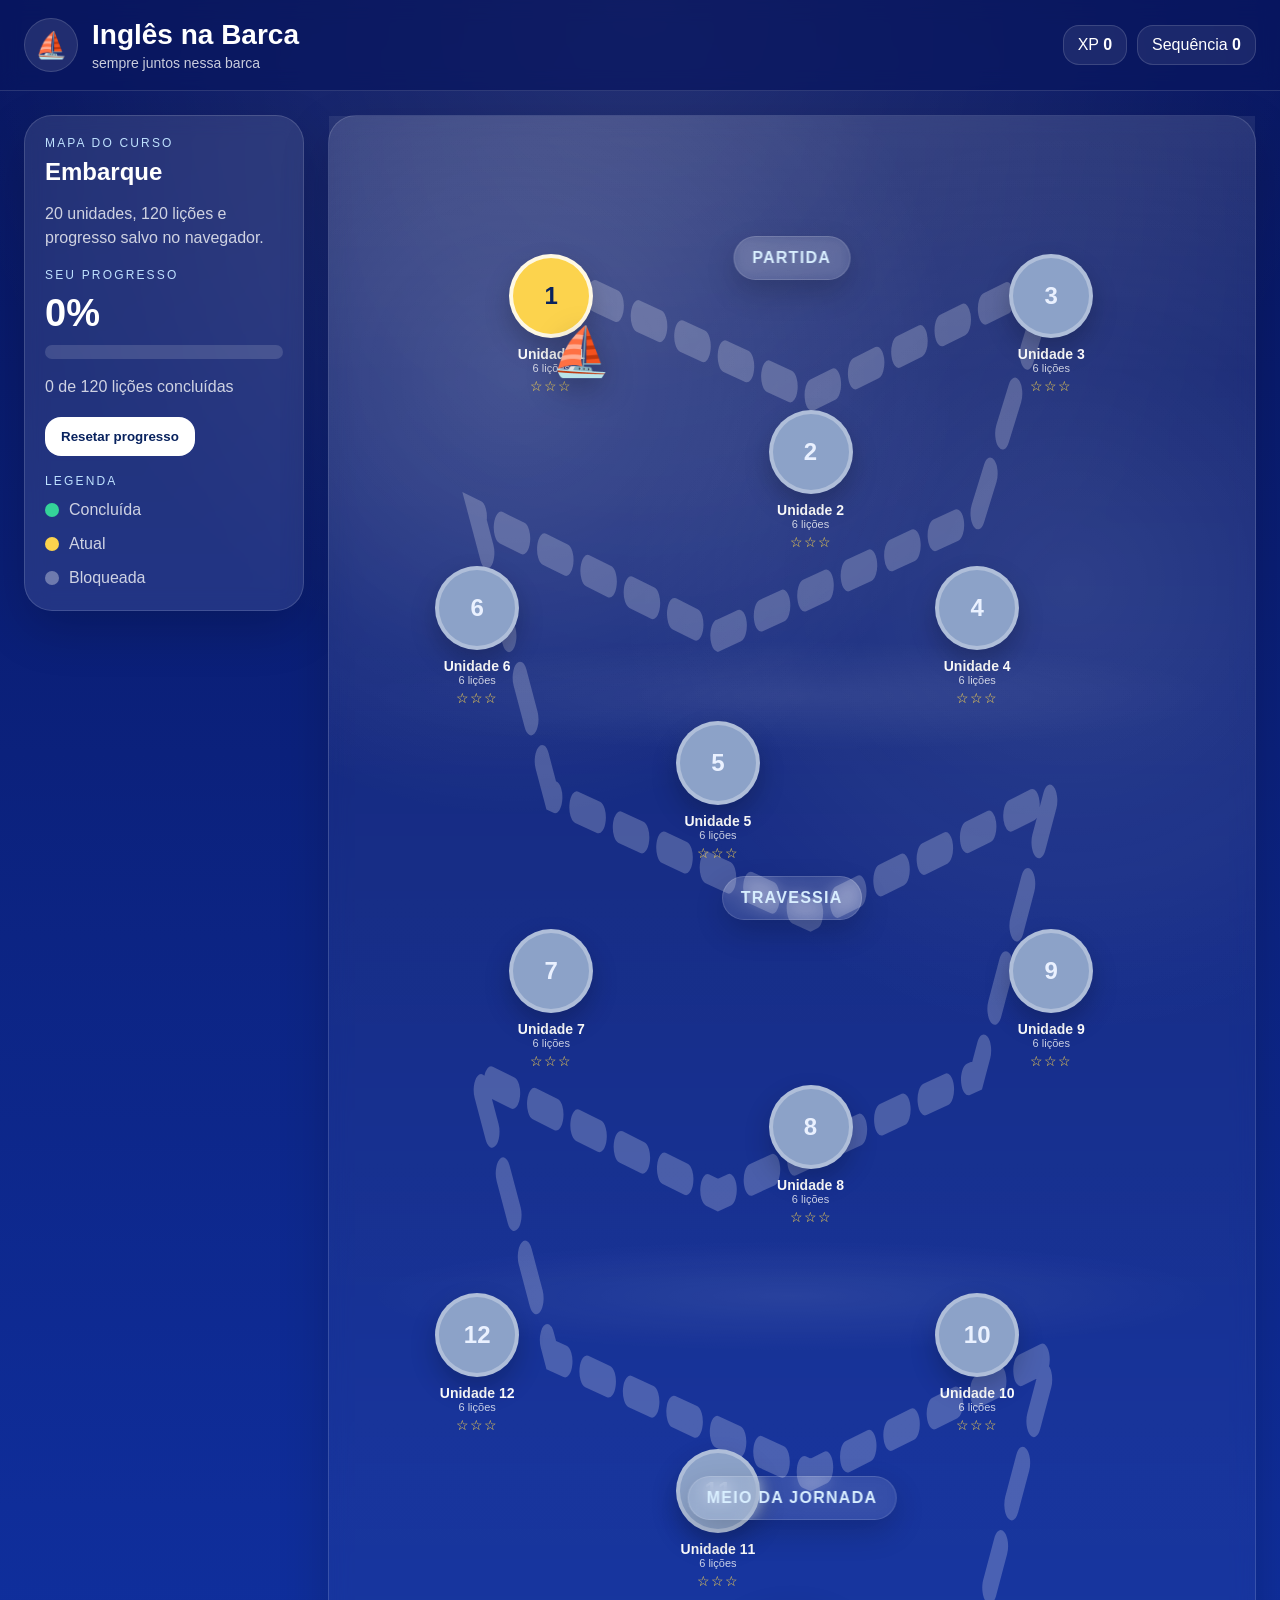
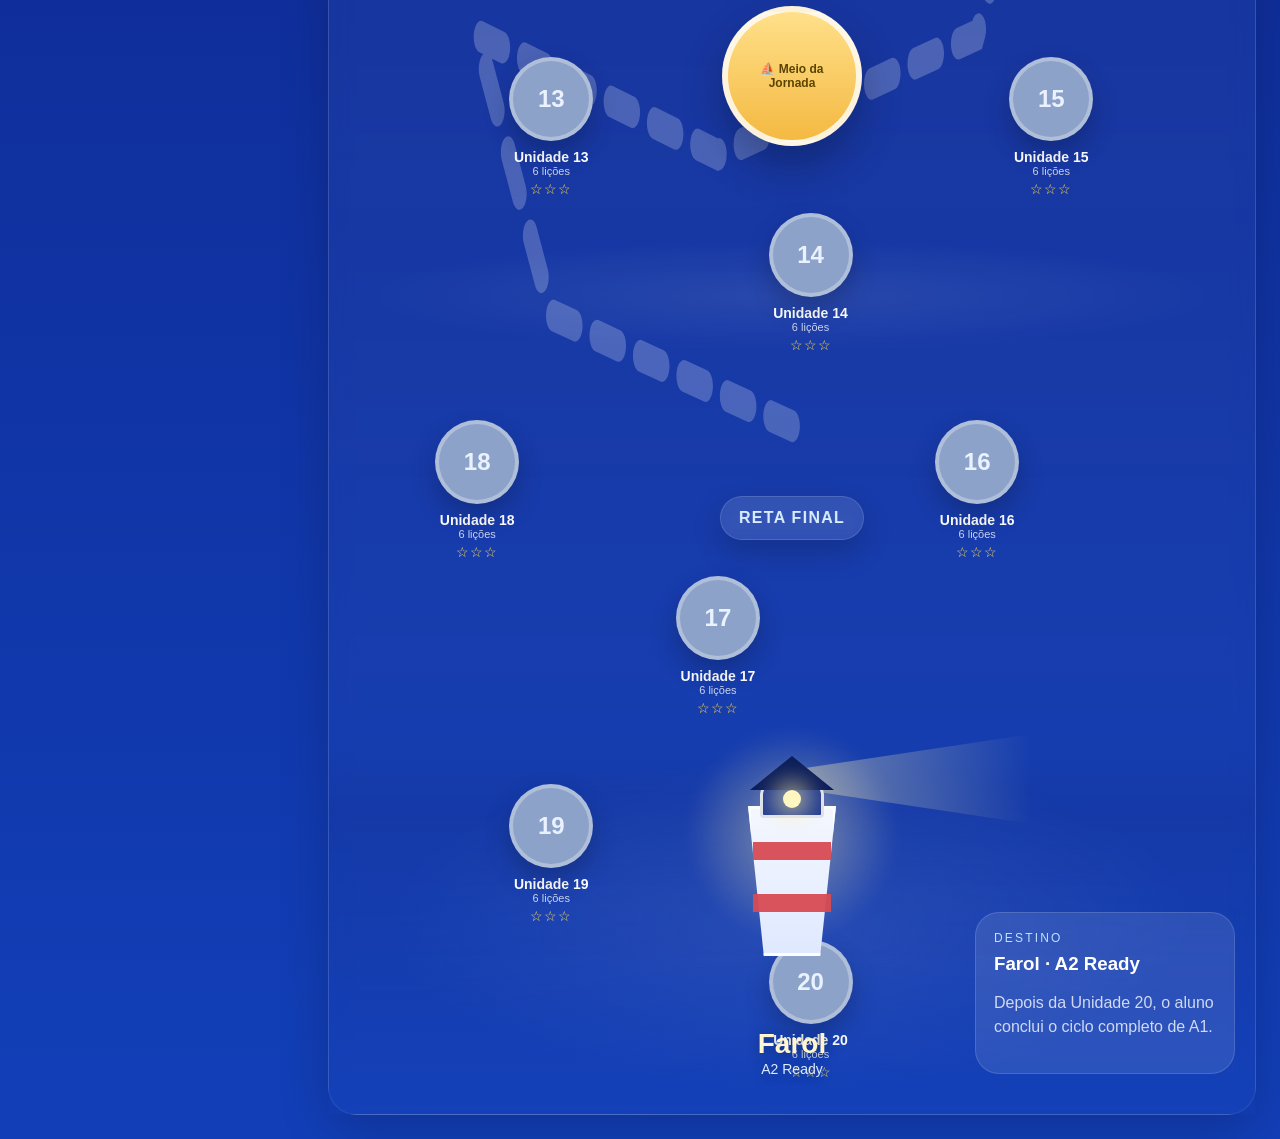
<file: index.html>
<!DOCTYPE html>
<html lang="pt-BR"><head><meta charset="UTF-8"/><meta name="viewport" content="width=device-width, initial-scale=1.0"/>
<title>Inglês na Barca</title><link rel="stylesheet" href="styles.css"/></head>
<body>
<header class="topbar">
  <div class="brand"><div class="logo-circle">⛵</div><div><h1>Inglês na Barca</h1><p>sempre juntos nessa barca</p></div></div>
  <div class="stats"><div class="stat">XP <strong id="xpStat">0</strong></div><div class="stat">Sequência <strong id="streakStat">0</strong></div></div>
</header>
<main class="page">
  <aside class="side-panel">
    <div class="panel-block"><div class="eyebrow">Mapa do curso</div><h2>Embarque</h2><p>20 unidades, 120 lições e progresso salvo no navegador.</p></div>
    <div class="panel-block"><div class="eyebrow">Seu progresso</div><div class="progress-big" id="progressBig">0%</div><div class="progress-bar"><div id="progressFill" class="progress-fill"></div></div><p class="mini" id="progressText">0 de 120 lições concluídas</p></div>
    <div class="panel-block"><button id="resetBtn" class="action-btn">Resetar progresso</button></div>
    <div class="panel-block"><div class="eyebrow">Legenda</div><div class="legend"><span class="dot done"></span> Concluída</div><div class="legend"><span class="dot current"></span> Atual</div><div class="legend"><span class="dot locked"></span> Bloqueada</div></div>
  </aside>
  <section class="map-shell">
    <svg class="path-line" viewBox="0 0 100 130" preserveAspectRatio="none"><path id="routePath" fill="none" stroke="rgba(255,255,255,0.22)" stroke-width="1.6" stroke-dasharray="2.4 2.4" stroke-linecap="round"></path></svg>
    <div id="boat" class="boat">⛵</div>
    <div id="unitContainer"></div>

      <div class="wave-band w1"></div>
      <div class="wave-band w2"></div>
      <div class="wave-band w3"></div>

      <div class="section-title s1">Partida</div>
      <div class="section-title s2">Travessia</div>
      <div class="section-title s3">Meio da Jornada</div>
      <div class="section-title s4">Reta Final</div>

      <div class="midpoint-badge"><span>⛵ Meio da Jornada</span></div>

      <div class="lighthouse-scene">
        <div class="lighthouse-glow"></div>
        <div class="light-beam"></div>
        <div class="lighthouse">
          <div class="lighthouse-base"></div>
          <div class="lighthouse-red-1"></div>
          <div class="lighthouse-red-2"></div>
          <div class="lighthouse-top"></div>
          <div class="lighthouse-roof"></div>
          <div class="lighthouse-light"></div>
        </div>
      </div>

      <div class="final-caption">
        <strong>Farol</strong>
        <span>A2 Ready</span>
      </div>

    <div class="destination"><div class="eyebrow">Destino</div><h3>Farol · A2 Ready</h3><p>Depois da Unidade 20, o aluno conclui o ciclo completo de A1.</p></div>
  </section>
</main>
<script src="course-data.js"></script><script src="app.js"></script></body></html>
</file>
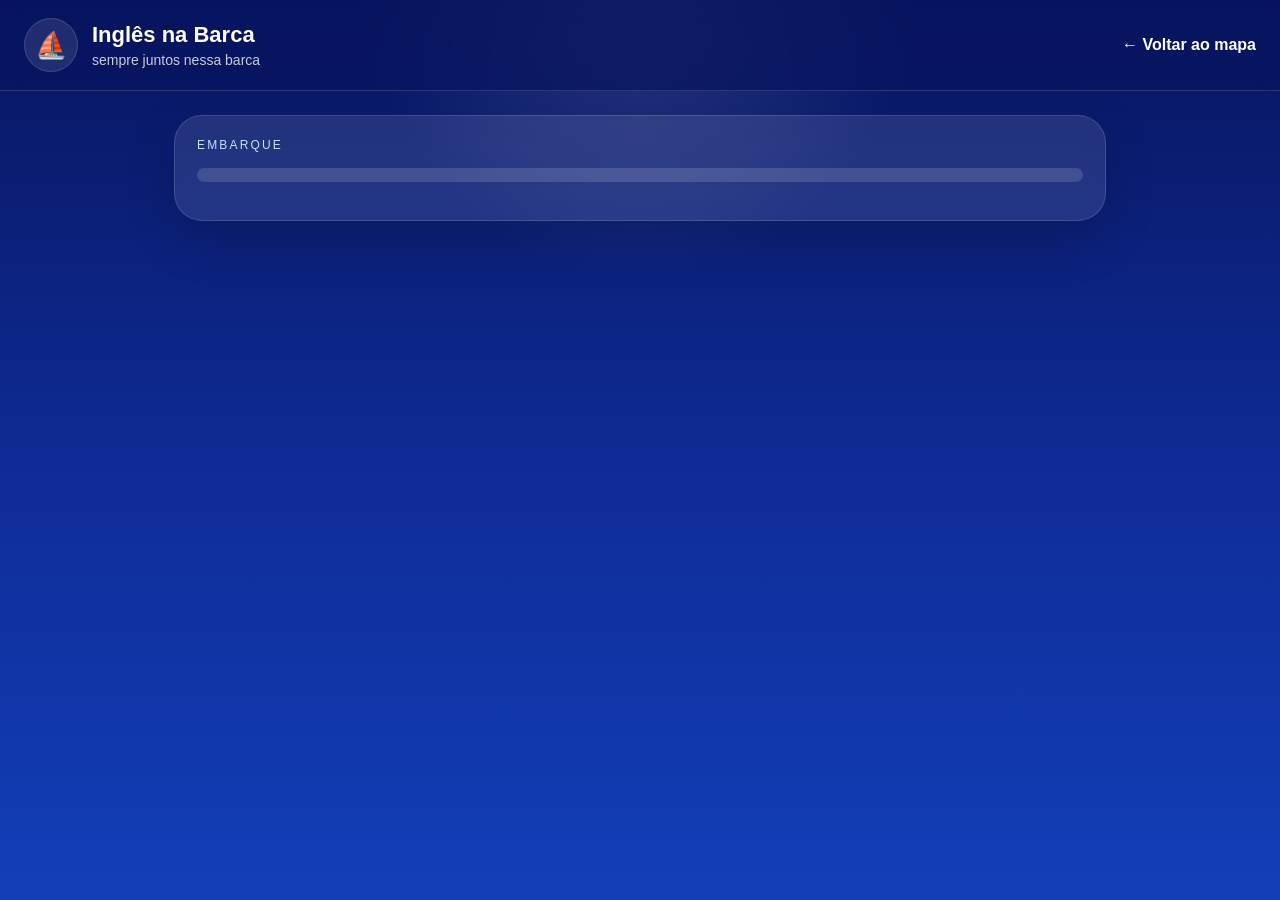
<file: unit.html>
<!DOCTYPE html>
<html lang="pt-BR"><head><meta charset="UTF-8"/><meta name="viewport" content="width=device-width, initial-scale=1.0"/>
<title>Inglês na Barca — Unidade</title><link rel="stylesheet" href="styles.css"/></head>
<body>
<header class="topbar">
  <div class="brand small"><div class="logo-circle">⛵</div><div><h1>Inglês na Barca</h1><p>sempre juntos nessa barca</p></div></div>
  <a class="back-link" href="index.html">← Voltar ao mapa</a>
</header>
<main class="unit-page">
  <section class="unit-header"><div class="eyebrow">Embarque</div><h2 id="unitTitle"></h2><p id="unitDescription"></p><div class="progress-bar"><div id="unitProgressFill" class="progress-fill"></div></div><p class="mini" id="unitProgressText"></p></section>
  <section id="lessonList" class="lesson-list"></section>
</main>
<script src="course-data.js"></script><script src="app.js"></script></body></html>
</file>
<file: styles.css>
:root{--blue-deep:#07155f;--blue-mid:#0f2d99;--blue-light:#1f56d8;--panel:rgba(255,255,255,.10);--border:rgba(255,255,255,.14);--text:#ffffff;--muted:rgba(255,255,255,.78);--done:#34d399;--current:#fcd34d;--locked:rgba(255,255,255,.35);--danger:#fecaca;--danger-text:#7f1d1d;--ok:#dcfce7;--ok-text:#14532d}
*{box-sizing:border-box}body{margin:0;font-family:Inter,Arial,sans-serif;color:var(--text);background:radial-gradient(circle at top, rgba(255,255,255,.12), transparent 25%),linear-gradient(180deg, var(--blue-deep), var(--blue-mid) 55%, #123fb8 100%);min-height:100vh}
.topbar{display:flex;justify-content:space-between;align-items:center;gap:16px;padding:18px 24px;backdrop-filter:blur(10px);background:rgba(7,21,95,.72);border-bottom:1px solid var(--border);position:sticky;top:0;z-index:20}
.brand{display:flex;align-items:center;gap:14px}.brand.small h1{font-size:22px}.logo-circle{width:54px;height:54px;border-radius:999px;display:grid;place-items:center;background:rgba(255,255,255,.10);border:1px solid var(--border);font-size:26px}.brand h1{margin:0;font-size:28px}.brand p{margin:4px 0 0;color:var(--muted);font-size:14px}
.stats{display:flex;gap:10px;flex-wrap:wrap}.stat{padding:10px 14px;border-radius:16px;background:rgba(255,255,255,.08);border:1px solid var(--border)}.back-link{color:#fff;text-decoration:none;font-weight:700}
.page{max-width:1280px;margin:0 auto;padding:24px;display:grid;grid-template-columns:280px 1fr;gap:24px}
.side-panel,.map-shell,.unit-header,.lesson-card{background:var(--panel);border:1px solid var(--border);border-radius:28px;backdrop-filter:blur(10px);box-shadow:0 18px 50px rgba(0,0,0,.18)}
.side-panel{padding:20px;height:fit-content}.panel-block + .panel-block{margin-top:18px}.eyebrow{font-size:12px;text-transform:uppercase;letter-spacing:.18em;color:#bfe2ff}.side-panel h2,.destination h3,.unit-header h2,.lesson-card h2{margin:8px 0 0}.side-panel p,.destination p,.legend,.mini,.unit-header p,#finishSummary{color:var(--muted);line-height:1.5}
.progress-big{font-size:38px;font-weight:800;margin:10px 0}.progress-bar{height:14px;background:rgba(255,255,255,.14);border-radius:999px;overflow:hidden;margin-top:10px}.progress-fill{height:100%;width:0;background:linear-gradient(90deg, var(--done), #10b981)}
.action-btn{display:inline-flex;align-items:center;justify-content:center;border:none;border-radius:16px;padding:12px 16px;background:#fff;color:#08225e;font-weight:700;text-decoration:none;cursor:pointer}.action-btn.alt{background:rgba(255,255,255,.10);color:#fff;border:1px solid var(--border)}
.legend{display:flex;align-items:center;gap:10px;margin-top:10px}.dot{width:14px;height:14px;border-radius:999px;display:inline-block}.dot.done{background:var(--done)} .dot.current{background:var(--current)} .dot.locked{background:var(--locked)}
.map-shell{position:relative;min-height:2600px;overflow:visible;background:radial-gradient(circle at 30% 15%, rgba(255,255,255,.12), transparent 20%),linear-gradient(180deg, rgba(255,255,255,.06), rgba(255,255,255,.02))}
.path-line{position:absolute;inset:0;width:100%;height:100%}.boat{position:absolute;z-index:12;font-size:42px;filter:drop-shadow(0 8px 16px rgba(0,0,0,.35));transition:all .4s ease}
.unit{position:absolute;z-index:10;transform:translate(-50%,-50%);text-align:center;width:120px}.unit-btn{width:84px;height:84px;border-radius:999px;border:4px solid rgba(255,255,255,.85);margin:0 auto;display:grid;place-items:center;font-size:24px;font-weight:800;color:#08225e;box-shadow:0 12px 26px rgba(0,0,0,.22);cursor:pointer;transition:transform .18s ease;position:relative;background:#38bdf8}.unit-btn:hover{transform:translateY(-4px)}.unit-btn.done{background:var(--done)}.unit-btn.current{background:var(--current)}.unit-btn.locked{background:#8ca2c8;color:#eaf1ff;border-color:rgba(255,255,255,.3);cursor:not-allowed}.ring{position:absolute;inset:-8px;border-radius:999px;border:4px solid #ffd84d}.unit-label{margin-top:8px;font-size:14px;font-weight:700}.unit-sub{font-size:11px;color:var(--muted)}.stars{margin-top:4px;color:#ffd84d;font-size:14px;letter-spacing:1px}
.destination{position:absolute;right:20px;bottom:40px;max-width:260px;padding:18px;border-radius:24px;background:rgba(255,255,255,.10);border:1px solid var(--border);z-index:11}
.unit-page,.lesson-page{max-width:980px;margin:0 auto;padding:24px}.unit-header{padding:22px}.lesson-list{display:grid;gap:16px;margin-top:20px}
.lesson-row{background:var(--panel);border:1px solid var(--border);border-radius:22px;padding:18px;display:flex;justify-content:space-between;align-items:center;gap:16px;box-shadow:0 18px 50px rgba(0,0,0,.18)}.lesson-left{display:flex;gap:14px;align-items:center}.lesson-num{width:56px;height:56px;border-radius:999px;display:grid;place-items:center;background:rgba(255,255,255,.14);font-weight:800}.lesson-num.done{background:var(--done);color:#083a2f}.lesson-num.current{background:var(--current);color:#6a5200}.lesson-num.locked{background:#8ca2c8;color:#eaf1ff}
.lesson-card{padding:22px}.lesson-head{display:flex;justify-content:space-between;gap:14px;align-items:flex-start}.lesson-meta{display:flex;gap:10px;align-items:center}.hearts{font-size:22px}.xp-badge{padding:8px 12px;border-radius:999px;background:rgba(255,255,255,.12);font-weight:700}
.exercise-box{margin-top:16px;padding:18px;border-radius:18px;background:rgba(255,255,255,.12);border:1px solid var(--border)}.exercise-box input,.exercise-box select,.choice-btn,.token-btn{width:100%;padding:13px 14px;border-radius:14px;border:1px solid rgba(7,21,95,.12);font:inherit}.exercise-box input,.exercise-box select,.choice-btn,.token-btn,.selected-answer,.match-item{background:#fff;color:#08225e}
.choice-list,.token-bank,.match-grid{display:grid;gap:10px}.choice-btn,.token-btn{cursor:pointer;text-align:left}.token-bank{grid-template-columns:repeat(auto-fit,minmax(120px,1fr))}.selected-answer{min-height:54px;padding:10px;border:2px dashed #94a3b8;border-radius:14px;margin-bottom:12px}.match-grid{grid-template-columns:1fr 1fr}.match-item{padding:12px;border-radius:12px}.feedback-box{margin-top:16px;padding:12px 14px;border-radius:16px;font-weight:700}.feedback-box.ok{background:var(--ok);color:var(--ok-text)}.feedback-box.bad{background:var(--danger);color:var(--danger-text)}.hidden{display:none}
.finish-grid{display:flex;gap:12px;flex-wrap:wrap;margin-top:18px}.finish-box{min-width:130px;background:rgba(255,255,255,.12);border:1px solid var(--border);border-radius:18px;padding:16px;text-align:center}.finish-box strong{display:block;font-size:30px;color:#fff}
@media (max-width:960px){.page{grid-template-columns:1fr}.map-shell{min-height:2800px}}@media (max-width:700px){.topbar{flex-direction:column;align-items:flex-start}.lesson-row{flex-direction:column;align-items:flex-start}.match-grid{grid-template-columns:1fr}}

.map-shell::before,.map-shell::after{content:"";position:absolute;left:0;right:0;height:140px;pointer-events:none}


.map-shell{
  background:
    radial-gradient(circle at 20% 10%, rgba(255,255,255,.16), transparent 18%),
    radial-gradient(circle at 80% 18%, rgba(255,255,255,.10), transparent 20%),
    linear-gradient(180deg, rgba(255,255,255,.06), rgba(255,255,255,.02));
}
.map-shell::before{
  content:"";
  position:absolute;
  left:0; right:0; top:0;
  height:260px;
  background:linear-gradient(180deg, rgba(255,255,255,.08), transparent);
  pointer-events:none;
}
.map-shell::after{
  content:"";
  position:absolute;
  left:0; right:0; bottom:0;
  height:380px;
  background:
    radial-gradient(ellipse at center, rgba(255,255,255,.08), transparent 62%),
    linear-gradient(180deg, transparent 0%, rgba(7,21,95,.12) 20%, rgba(18,63,184,.42) 100%);
  pointer-events:none;
}
.wave-band{
  position:absolute;
  left:0; right:0;
  height:120px;
  opacity:.55;
  pointer-events:none;
  background:
    radial-gradient(ellipse at center, rgba(255,255,255,.14), transparent 65%);
}
.wave-band.w1{top:520px}
.wave-band.w2{top:1120px}
.wave-band.w3{top:1720px}
.section-title{
  position:absolute;
  left:50%;
  transform:translateX(-50%);
  z-index:11;
  padding:12px 18px;
  border-radius:999px;
  background:rgba(255,255,255,.10);
  border:1px solid var(--border);
  backdrop-filter:blur(8px);
  font-weight:800;
  letter-spacing:.08em;
  text-transform:uppercase;
  color:#d9efff;
  box-shadow:0 12px 30px rgba(0,0,0,.18);
}
.section-title.s1{top:120px}
.section-title.s2{top:760px}
.section-title.s3{top:1360px}
.section-title.s4{top:1980px}
.midpoint-badge{
  position:absolute;
  left:50%;
  transform:translateX(-50%);
  top:1490px;
  z-index:12;
  width:140px;
  height:140px;
  border-radius:999px;
  display:grid;
  place-items:center;
  background:linear-gradient(180deg,#ffe08a,#f4b942);
  color:#5b4300;
  font-weight:900;
  text-align:center;
  box-shadow:0 20px 40px rgba(0,0,0,.25);
  border:6px solid rgba(255,255,255,.8);
}
.midpoint-badge span{
  display:block;
  font-size:12px;
  line-height:1.2;
  max-width:90px;
}
.boat{
  font-size:48px;
}
.lighthouse-scene{
  position:absolute;
  left:50%;
  transform:translateX(-50%);
  bottom:140px;
  width:320px;
  height:320px;
  z-index:12;
  pointer-events:none;
}
.lighthouse-glow{
  position:absolute;
  left:50%;
  transform:translateX(-50%);
  bottom:20px;
  width:240px;
  height:240px;
  border-radius:999px;
  background:radial-gradient(circle, rgba(255,238,170,.45), transparent 62%);
  filter:blur(8px);
}
.lighthouse{
  position:absolute;
  left:50%;
  transform:translateX(-50%);
  bottom:18px;
  width:110px;
  height:220px;
}
.lighthouse-base{
  position:absolute;
  bottom:0;
  left:50%;
  transform:translateX(-50%);
  width:88px;
  height:150px;
  background:linear-gradient(180deg,#f4f7ff,#dfe9ff);
  clip-path:polygon(18% 100%, 0 0, 100% 0, 82% 100%);
  border:3px solid rgba(255,255,255,.85);
  box-shadow:0 12px 24px rgba(0,0,0,.18);
}
.lighthouse-red-1,.lighthouse-red-2{
  position:absolute;
  left:50%;
  transform:translateX(-50%);
  width:78px;
  height:18px;
  background:#d94b54;
  opacity:.95;
}
.lighthouse-red-1{bottom:96px}
.lighthouse-red-2{bottom:44px}
.lighthouse-top{
  position:absolute;
  left:50%;
  transform:translateX(-50%);
  bottom:138px;
  width:64px;
  height:34px;
  background:#203a8f;
  border-radius:10px 10px 4px 4px;
  border:3px solid rgba(255,255,255,.85);
}
.lighthouse-roof{
  position:absolute;
  left:50%;
  transform:translateX(-50%);
  bottom:166px;
  width:84px;
  height:34px;
  background:#0b1d5a;
  clip-path:polygon(50% 0, 100% 100%, 0 100%);
}
.lighthouse-light{
  position:absolute;
  left:50%;
  transform:translateX(-50%);
  bottom:148px;
  width:18px;
  height:18px;
  background:#fff7bf;
  border-radius:999px;
  box-shadow:0 0 22px 10px rgba(255,240,170,.55);
}
.light-beam{
  position:absolute;
  left:50%;
  transform-origin:left center;
  bottom:150px;
  width:240px;
  height:90px;
  background:linear-gradient(90deg, rgba(255,243,182,.48), rgba(255,243,182,0));
  clip-path:polygon(0 40%, 100% 0, 100% 100%, 0 60%);
  animation:sweep 6s ease-in-out infinite;
  opacity:.85;
}
@keyframes sweep{
  0%{transform:translateX(0) rotate(-10deg)}
  50%{transform:translateX(0) rotate(10deg)}
  100%{transform:translateX(0) rotate(-10deg)}
}
.final-caption{
  position:absolute;
  left:50%;
  transform:translateX(-50%);
  bottom:36px;
  z-index:13;
  text-align:center;
  color:#fff6cf;
  text-shadow:0 2px 12px rgba(0,0,0,.35);
}
.final-caption strong{
  display:block;
  font-size:28px;
}
.final-caption span{
  font-size:14px;
  color:#dcecff;
}
</file>
